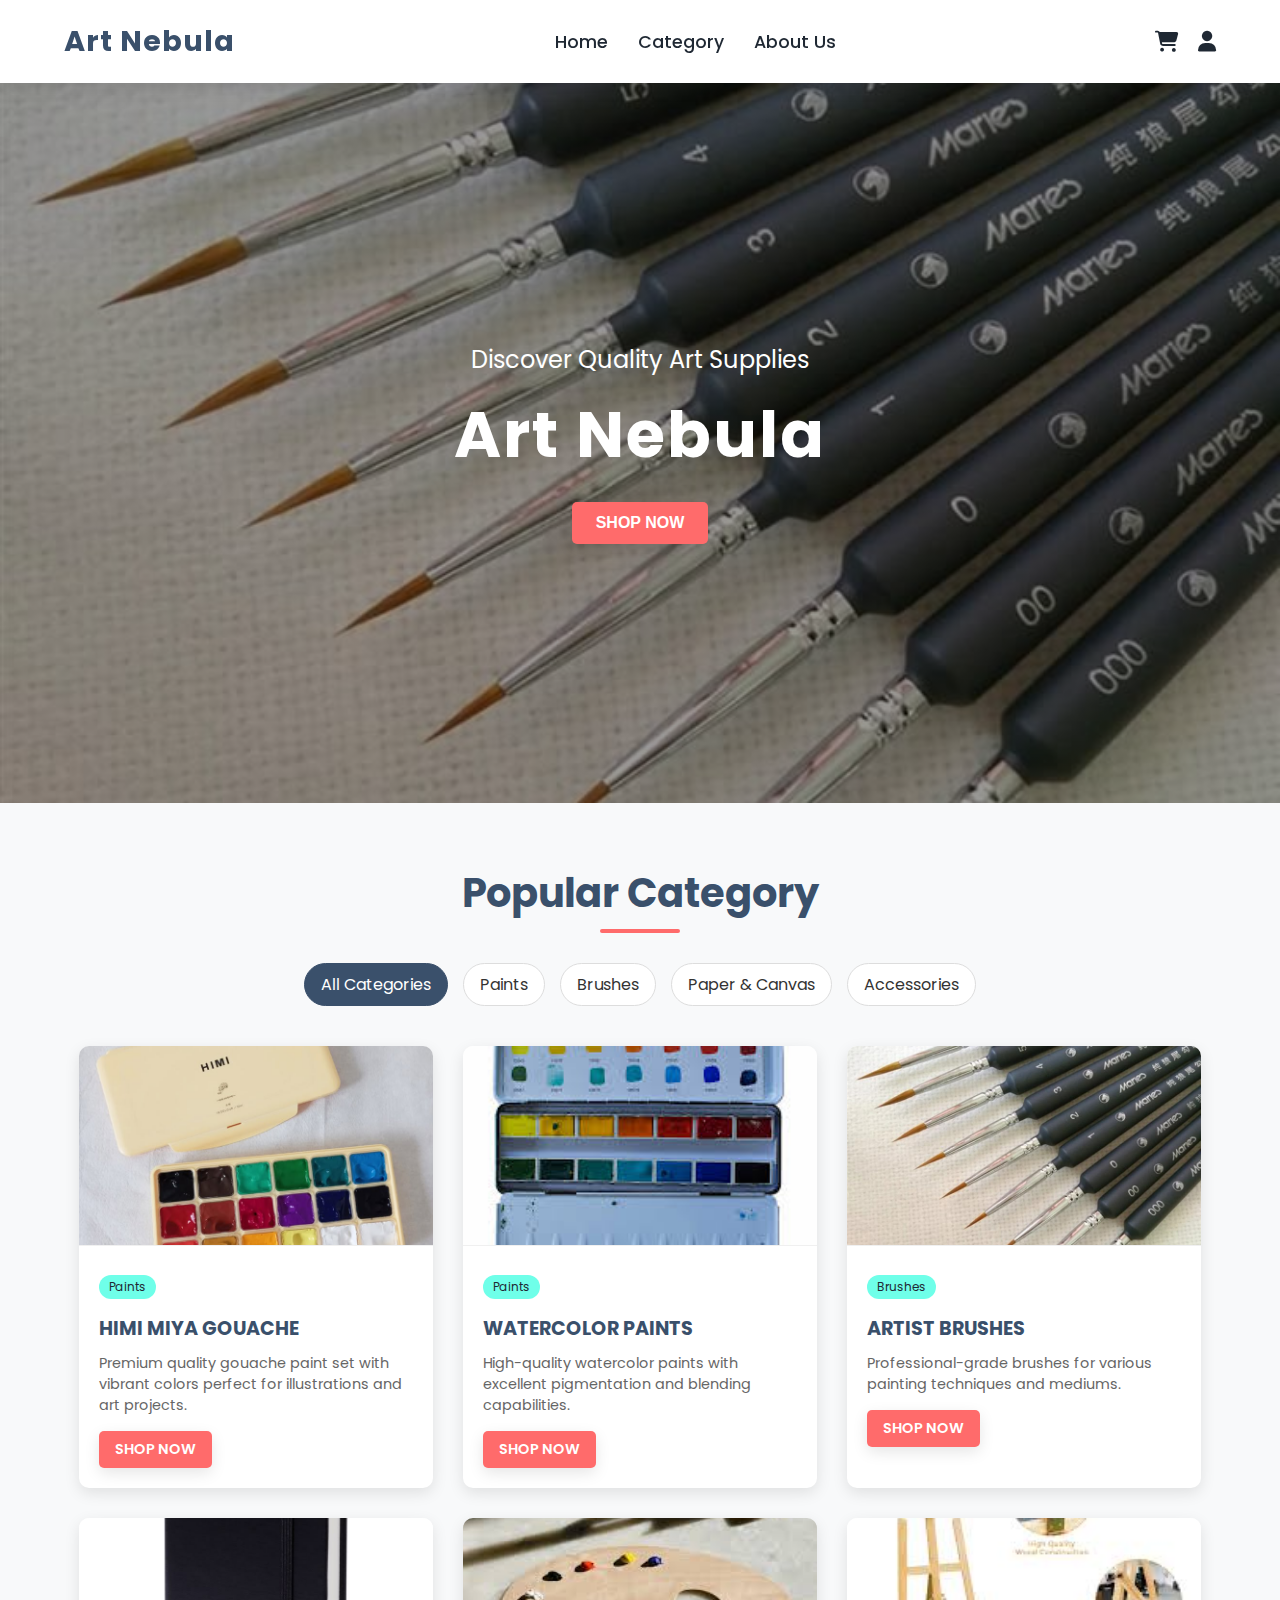
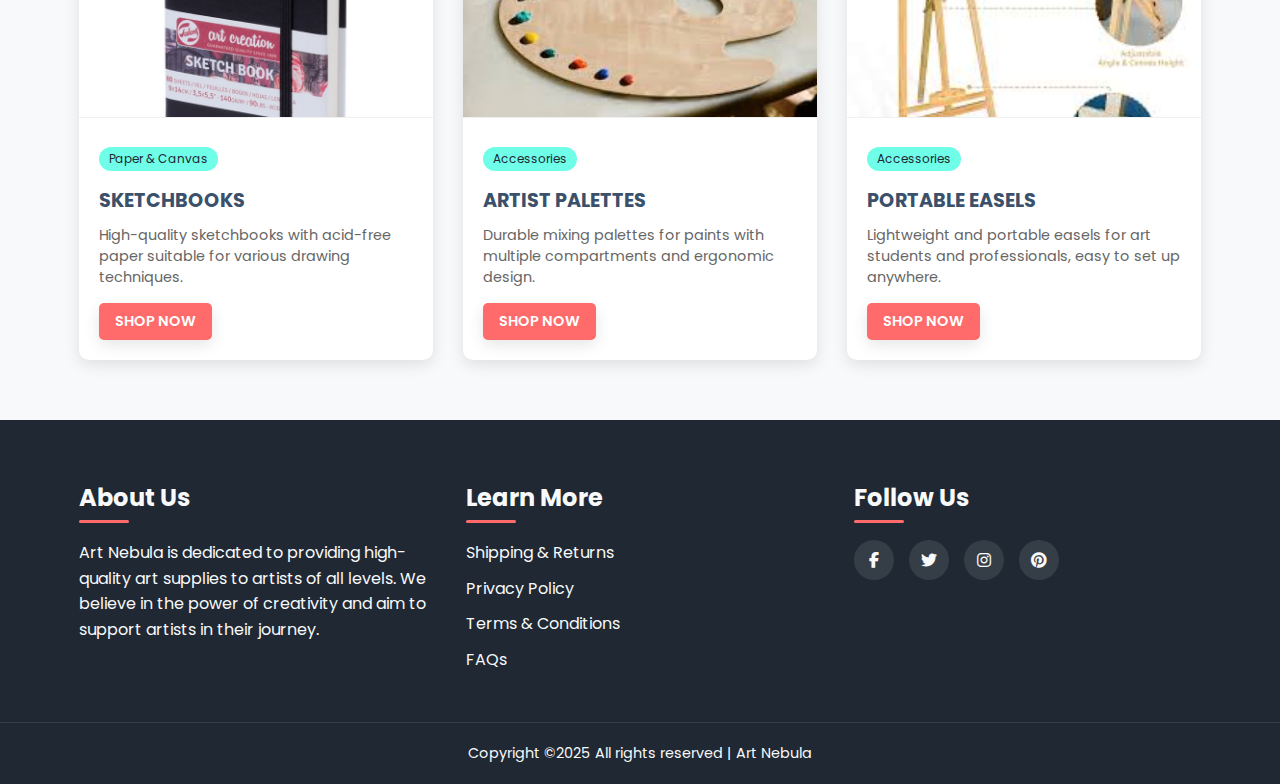
<file: index.html>
<!DOCTYPE html>
<html lang="en">
<head>
    <meta charset="UTF-8">
    <meta name="viewport" content="width=device-width, initial-scale=1.0">
    <title>Art Nebula - Art Supplies Store</title>
    <link rel="stylesheet" href="https://cdnjs.cloudflare.com/ajax/libs/font-awesome/6.4.0/css/all.min.css">
    <link href="https://fonts.googleapis.com/css2?family=Poppins:wght@300;400;500;600;700&display=swap" rel="stylesheet">
    <style>
        :root {
            --primary-color: #3a506b;
            --secondary-color: #ff6b6b;
            --accent-color: #6fffe9;
            --light-color: #f8f9fa;
            --dark-color: #1f2833;
            --text-color: #333;
            --text-light: #f8f9fa;
            --box-shadow: 0 5px 15px rgba(0, 0, 0, 0.1);
            --transition: all 0.3s ease;
        }

        * {
            margin: 0;
            padding: 0;
            box-sizing: border-box;
        }

        body {
            font-family: 'Poppins', sans-serif;
            color: var(--text-color);
            background-color: #f8f9fa;
            overflow-x: hidden;
        }

        a {
            text-decoration: none;
            color: inherit;
        }

        ul {
            list-style-type: none;
        }

        .container {
            width: 90%;
            max-width: 1200px;
            margin: 0 auto;
            padding: 0 15px;
        }

        .flex-row {
            display: flex;
            flex-wrap: wrap;
        }

        /* Navigation */
        .nav {
            background-color: white;
            box-shadow: var(--box-shadow);
            position: sticky;
            top: 0;
            z-index: 100;
        }

        .nav-menu {
            justify-content: space-between;
            align-items: center;
            padding: 20px 0;
            width: 90%;
            margin: 0 auto;
        }

        .nav-brand a {
            font-size: 1.8rem;
            font-weight: 700;
            color: var(--primary-color);
            letter-spacing: 1px;
        }

        .nav-items {
            display: flex;
            margin: 0;
        }

        .nav-link {
            padding: 0 15px;
        }

        .nav-link a {
            font-size: 1.1rem;
            font-weight: 500;
            color: var(--dark-color);
            transition: var(--transition);
        }

        .nav-link a:hover {
            color: var(--secondary-color);
        }

        .icons-items {
            display: flex;
            align-items: center;
            gap: 20px;
        }

        .icons-items a {
            font-size: 1.3rem;
            color: var(--dark-color);
            transition: var(--transition);
        }

        .icons-items a:hover {
            color: var(--secondary-color);
        }

        .toggle-collapse {
            display: none;
        }

        /* Site Title */
        .site-title {
            width: 100%;
            height: 80vh;
            position: relative;
            background-image: linear-gradient(rgba(0, 0, 0, 0.4), rgba(0, 0, 0, 0.4)), url('assets/paint.jpg');
            background-size: cover;
            background-position: center;
            display: flex;
            justify-content: center;
            align-items: center;
            text-align: center;
            color: white;
        }

        .site-background {
            padding: 20px;
            border-radius: 10px;    
            animation: fadeIn 1s ease-in;
        }

        @keyframes fadeIn {
            from { opacity: 0; transform: translateY(20px); }
            to { opacity: 1; transform: translateY(0); }
        }

        .site-background h3 {
            font-size: 1.5rem;
            margin-bottom: 10px;
            font-weight: 400;
        }

        .site-background h1 {
            font-size: 4rem;
            margin-bottom: 20px;
            letter-spacing: 2px;
        }

        .btn {
            display: inline-block;
            padding: 12px 24px;
            background-color: var(--secondary-color);
            color: white;
            border: none;
            border-radius: 5px;
            cursor: pointer;
            font-size: 1rem;
            font-weight: 600;
            text-transform: uppercase;
            transition: var(--transition);
            box-shadow: var(--box-shadow);
        }

        .btn:hover {
            background-color: var(--primary-color);
            transform: translateY(-3px);
        }

        /* Categories Section */
        .categories {
            padding: 60px 0;
        }

        .heading {
            text-align: center;
            position: relative;
            margin-bottom: 40px;
            font-size: 2.5rem;
            color: var(--primary-color);
        }

        .heading::after {
            content: '';
            position: absolute;
            bottom: -10px;
            left: 50%;
            transform: translateX(-50%);
            width: 80px;
            height: 4px;
            background-color: var(--secondary-color);
            border-radius: 2px;
        }

        .category-filters {
            display: flex;
            justify-content: center;
            flex-wrap: wrap;
            gap: 15px;
            margin-bottom: 40px;
        }

        .category-filter {
            padding: 8px 16px;
            background-color: white;
            border: 1px solid #ddd;
            border-radius: 30px;
            cursor: pointer;
            transition: var(--transition);
        }

        .category-filter:hover, .category-filter.active {
            background-color: var(--primary-color);
            color: white;
            border-color: var(--primary-color);
        }

        .box-container {
            display: grid;
            grid-template-columns: repeat(auto-fill, minmax(280px, 1fr));
            gap: 30px;
        }

        .box {
            background-color: white;
            border-radius: 10px;
            overflow: hidden;
            box-shadow: var(--box-shadow);
            transition: var(--transition);
        }

        .box:hover {
            transform: translateY(-10px);
            box-shadow: 0 10px 25px rgba(0, 0, 0, 0.15);
        }

        .box img {
            width: 100%;
            height: 200px;
            object-fit: cover;
            border-bottom: 1px solid #f0f0f0;
        }

        .box-content {
            padding: 20px;
        }

        .box h3 {
            font-size: 1.2rem;
            margin-bottom: 10px;
            color: var(--primary-color);
        }

        .box p {
            font-size: 0.9rem;
            margin-bottom: 15px;
            color: #666;
        }

        .box .category-tag {
            display: inline-block;
            padding: 3px 10px;
            background-color: var(--accent-color);
            color: var(--dark-color);
            border-radius: 20px;
            font-size: 0.75rem;
            margin-bottom: 15px;
        }

        .box .btn {
            padding: 8px 16px;
            font-size: 0.9rem;
        }

        /* Footer */
        .footer {
            background-color: var(--dark-color);
            color: var(--light-color);
            padding: 60px 0 20px;
        }

        .footer .container {
            display: grid;
            grid-template-columns: repeat(auto-fit, minmax(250px, 1fr));
            gap: 40px;
        }

        .footer h2 {
            position: relative;
            margin-bottom: 25px;
            font-size: 1.5rem;
        }

        .footer h2::after {
            content: '';
            position: absolute;
            bottom: -8px;
            left: 0;
            width: 50px;
            height: 3px;
            background-color: var(--secondary-color);
            border-radius: 2px;
        }

        .footer p {
            line-height: 1.6;
            margin-bottom: 10px;
        }

        .learn-more p {
            cursor: pointer;
            transition: var(--transition);
        }

        .learn-more p:hover {
            color: var(--secondary-color);
            transform: translateX(5px);
        }

        .follow {
            display: flex;
            flex-direction: column;
        }

        .follow .social-icons {
            display: flex;
            gap: 15px;
        }

        .follow a {
            display: inline-block;
            width: 40px;
            height: 40px;
            background-color: rgba(255, 255, 255, 0.1);
            border-radius: 50%;
            display: flex;
            justify-content: center;
            align-items: center;
            transition: var(--transition);
        }

        .follow a:hover {
            background-color: var(--secondary-color);
            transform: translateY(-5px);
        }

        .rights {
            margin-top: 40px;
            padding-top: 20px;
            border-top: 1px solid rgba(255, 255, 255, 0.1);
            justify-content: center;
            text-align: center;
        }

        .rights h4 {
            font-weight: 400;
            font-size: 0.9rem;
        }

        /* Responsive Design */
        @media (max-width: 991px) {
            .nav-menu {
                flex-direction: column;
                position: relative;
            }

            .toggle-collapse {
                display: block;
                position: absolute;
                top: 20px;
                right: 20px;
                cursor: pointer;
            }

            .toggle-collapse i {
                font-size: 1.5rem;
            }

            .collapse {
                height: 0;
                overflow: hidden;
                transition: var(--transition);
            }

            .collapse.show {
                height: auto;
            }

            .nav-items {
                flex-direction: column;
                text-align: center;
                padding: 20px 0;
                width: 100%;
            }

            .nav-link {
                padding: 10px 0;
            }

            .icons-items {
                margin: 20px 0;
                justify-content: center;
            }

            .site-background h1 {
                font-size: 3rem;
            }
        }

        @media (max-width: 768px) {
            .site-background h1 {
                font-size: 2.5rem;
            }
            
            .footer .container {
                grid-template-columns: 1fr;
            }
        }
    </style>
</head>
<body>
    <div class="nav">
        <div class="nav-menu flex-row">
            <div class="nav-brand">
                <a href="index.html">Art Nebula</a>
            </div>
            <div class="toggle-collapse">
                <div class="toggle-icons">
                    <i class="fas fa-bars"></i>
                </div>
            </div>
            <div class="collapse">
                <ul class="nav-items">
                    <li class="nav-link">
                        <a href="index.html">Home</a>
                    </li>
                    <li class="nav-link">
                        <a href="guest/guest_category.php">Category</a>
                    </li>
                    <li class="nav-link">
                        <a href="#about">About Us</a>
                    </li>
                </ul>
            </div>
            <div class="icons-items">
                <a href="login.php" title="Shopping Cart"><i class="fa-solid fa-cart-shopping"></i></a>
                <a href="login.php" title="User Account"><i class="fa-solid fa-user"></i></a>
            </div>
        </div>
    </div>

    <main>
        <section class="site-title">
            <div class="site-background">
                <h3>Discover Quality Art Supplies</h3>
                <h1>Art Nebula</h1>
                <button class="btn" onclick="location.href='guest/guest_category.php'">Shop now</button>
            </div>
        </section>

        <section class="categories" id="categories">
            <div class="container">
                <h1 class="heading">Popular Category</h1>
                
                <div class="category-filters">
                    <div class="category-filter active" data-filter="all">All Categories</div>
                    <div class="category-filter" data-filter="paint">Paints</div>
                    <div class="category-filter" data-filter="brush">Brushes</div>
                    <div class="category-filter" data-filter="paper">Paper & Canvas</div>
                    <div class="category-filter" data-filter="accessory">Accessories</div>
                </div>
                
                <div class="box-container">
                    <div class="box" data-category="paint">
                        <img src="assets/Himi.jpg" alt="Himi Gouache Paint Set">
                        <div class="box-content">
                            <span class="category-tag">Paints</span>
                            <h3>HIMI MIYA GOUACHE</h3>
                            <p>Premium quality gouache paint set with vibrant colors perfect for illustrations and art projects.</p>
                            <a href="guest/guest_category.php?id=1" class="btn">Shop now</a>
                        </div>
                    </div>
                    
                    <div class="box" data-category="paint">
                        <img src="assets/kremer watercolor.jpg" alt="Watercolor Paint Set">
                        <div class="box-content">
                            <span class="category-tag">Paints</span>
                            <h3>WATERCOLOR PAINTS</h3>
                            <p>High-quality watercolor paints with excellent pigmentation and blending capabilities.</p>
                            <a href="guest/guest_category.php?id=1" class="btn">Shop now</a>
                        </div>
                    </div>
                    
                    <div class="box" data-category="brush">
                        <img src="assets/paint.jpg" alt="Artist Brushes">
                        <div class="box-content">
                            <span class="category-tag">Brushes</span>
                            <h3>ARTIST BRUSHES</h3>
                            <p>Professional-grade brushes for various painting techniques and mediums.</p>
                            <a href="guest/guest_category.php?id=2" class="btn">Shop now</a>
                        </div>
                    </div>
                    
                    <div class="box" data-category="paper">
                        <img src="assets/sk.jpg" alt="Sketchbooks">
                        <div class="box-content">
                            <span class="category-tag">Paper & Canvas</span>
                            <h3>SKETCHBOOKS</h3>
                            <p>High-quality sketchbooks with acid-free paper suitable for various drawing techniques.</p>
                            <a href="guest/guest_category.php?id=3" class="btn">Shop now</a>
                        </div>
                    </div>
                    
                    <div class="box" data-category="accessory">
                        <img src="assets/images.jpg" alt="Art Palettes">
                        <div class="box-content">
                            <span class="category-tag">Accessories</span>
                            <h3>ARTIST PALETTES</h3>
                            <p>Durable mixing palettes for paints with multiple compartments and ergonomic design.</p>
                            <a href="guest/guest_category.php?id=4" class="btn">Shop now</a>
                        </div>
                    </div>
                    
                    <div class="box" data-category="accessory">
                        <img src="assets/easel.jpg" alt="Artist Easels">
                        <div class="box-content">
                            <span class="category-tag">Accessories</span>
                            <h3>PORTABLE EASELS</h3>
                            <p>Lightweight and portable easels for art students and professionals, easy to set up anywhere.</p>
                            <a href="guest/guest_category.php?id=4" class="btn">Shop now</a>
                        </div>
                    </div>
                </div>
            </div>
        </section>
    </main>

    <footer class="footer">
        <div class="container">
            <div class="about-us">
                <h2>About Us</h2>
                <p>Art Nebula is dedicated to providing high-quality art supplies to artists of all levels. We believe in the power of creativity and aim to support artists in their journey.</p>
            </div>
            
            <div class="learn-more">
                <h2>Learn More</h2>
                <p>Shipping & Returns</p>
                <p>Privacy Policy</p>
                <p>Terms & Conditions</p>
                <p>FAQs</p>
            </div>
            
            <div class="follow">
                <h2>Follow Us</h2>
                <div class="social-icons">
                    <a href="#"><i class="fab fa-facebook-f"></i></a>
                    <a href="#"><i class="fab fa-twitter"></i></a>
                    <a href="#"><i class="fab fa-instagram"></i></a>
                    <a href="#"><i class="fab fa-pinterest"></i></a>
                </div>
            </div>
        </div>
        
        <div class="rights flex-row">
            <h4>Copyright ©2025 All rights reserved | Art Nebula</h4>
        </div>
    </footer>

    <script>
        // Toggle navigation menu for mobile
        const toggleCollapse = document.querySelector('.toggle-collapse');
        const navCollapse = document.querySelector('.collapse');
        
        if (toggleCollapse) {
            toggleCollapse.addEventListener('click', function() {
                navCollapse.classList.toggle('show');
            });
        }
        
        // Category filter functionality
        const filterBtns = document.querySelectorAll('.category-filter');
        const boxes = document.querySelectorAll('.box');
        
        if (filterBtns.length > 0 && boxes.length > 0) {
            filterBtns.forEach(btn => {
                btn.addEventListener('click', function() {
                    // Remove active class from all buttons
                    filterBtns.forEach(btn => btn.classList.remove('active'));
                    // Add active class to current button
                    this.classList.add('active');
                    
                    const filter = this.getAttribute('data-filter');
                    
                    boxes.forEach(box => {
                        if (filter === 'all' || box.getAttribute('data-category') === filter) {
                            box.style.display = 'block';
                        } else {
                            box.style.display = 'none';
                        }
                    });
                });
            });
        }
    </script>
</body>
</html>
</file>
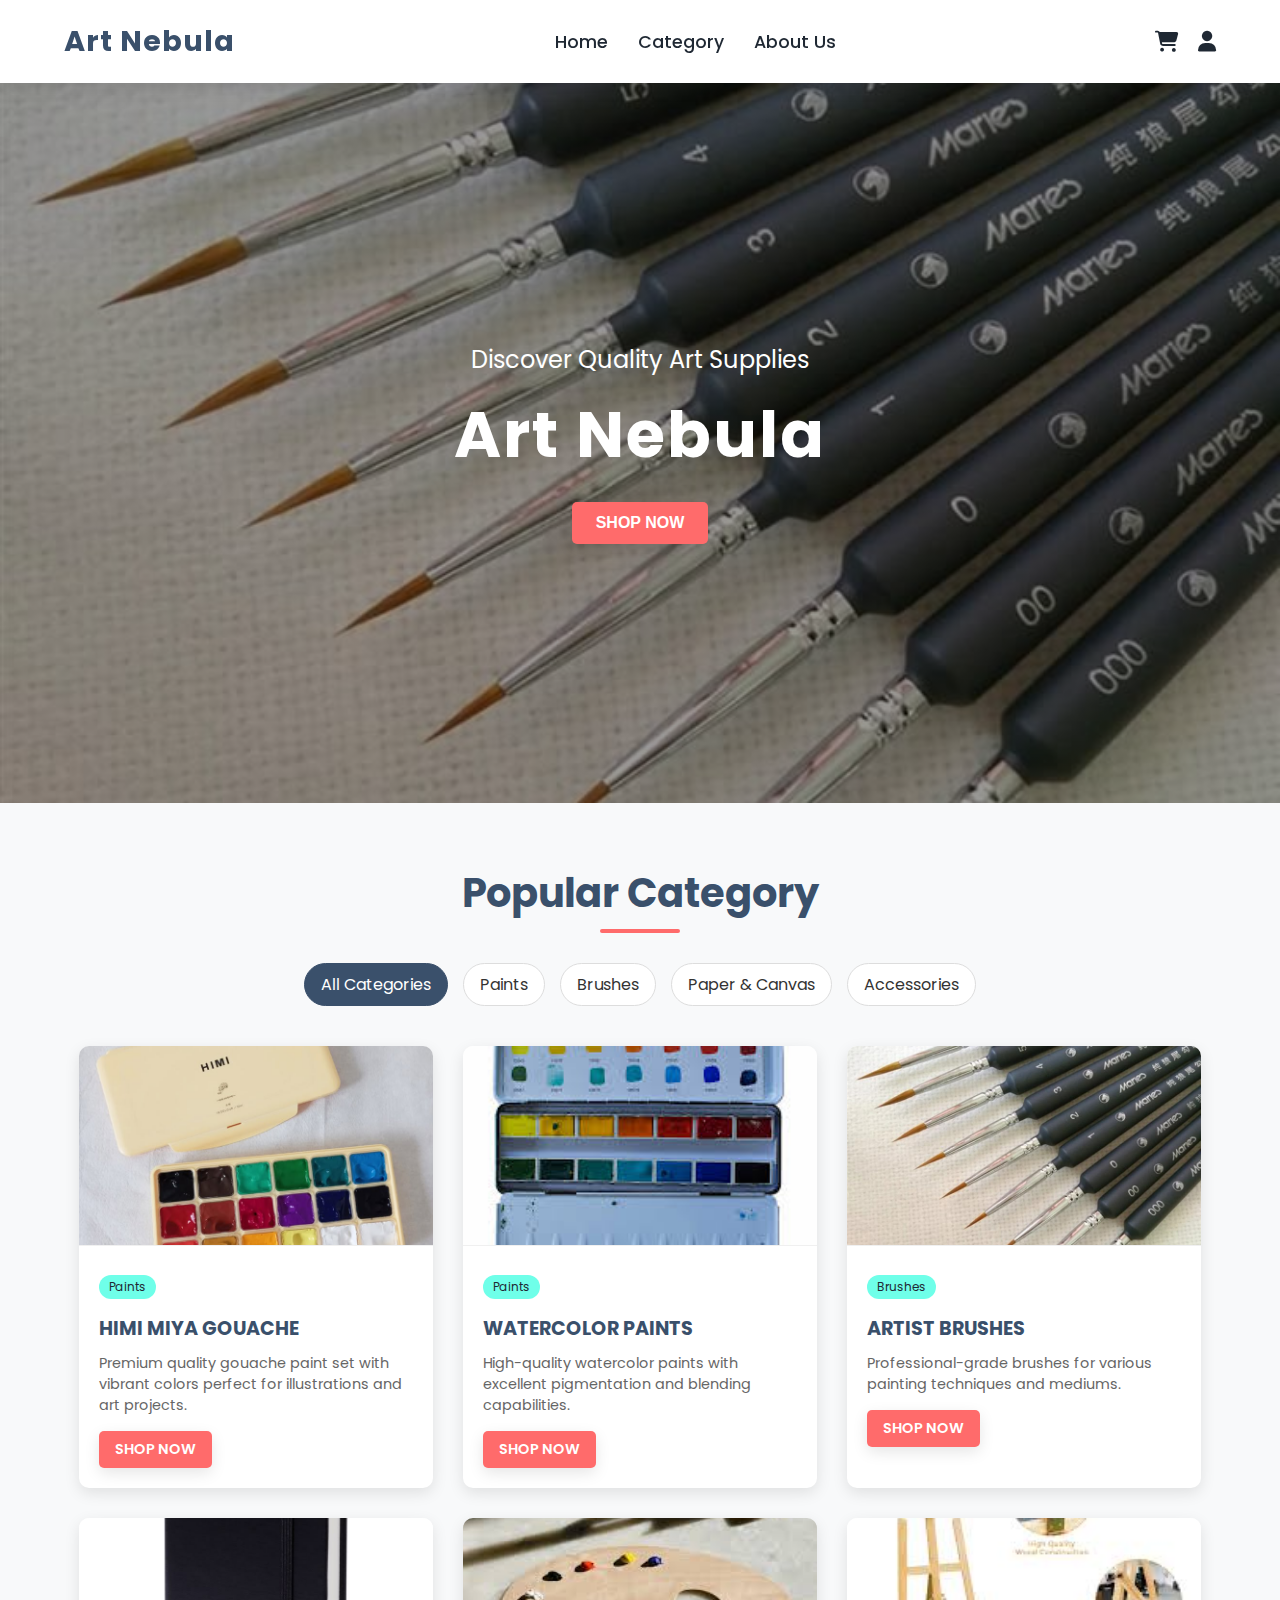
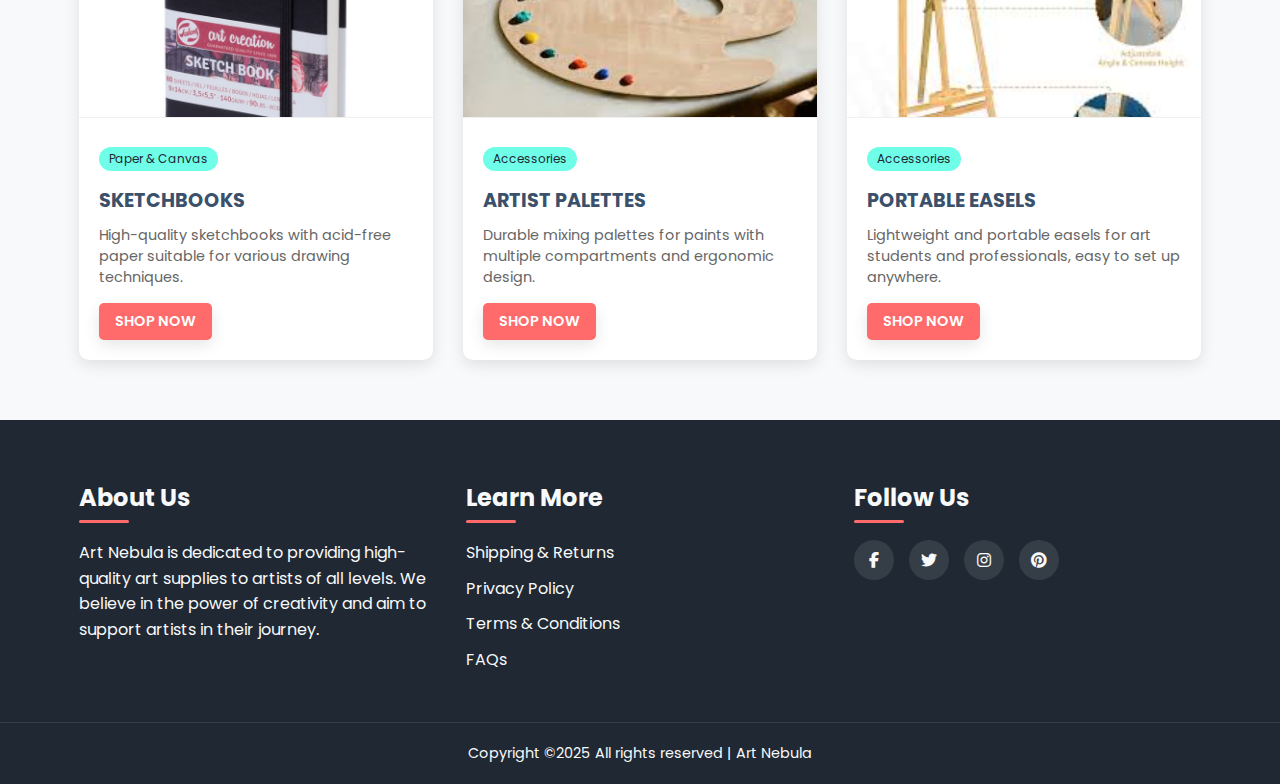
<file: index_customers.html>
<!DOCTYPE html>
<html lang="en">
<head>
    <meta charset="UTF-8">
    <meta name="viewport" content="width=device-width, initial-scale=1.0">
    <title>Art Nebula - Art Supplies Store</title>
    <link rel="stylesheet" href="https://cdnjs.cloudflare.com/ajax/libs/font-awesome/6.4.0/css/all.min.css">
    <link href="https://fonts.googleapis.com/css2?family=Poppins:wght@300;400;500;600;700&display=swap" rel="stylesheet">
    <style>
        :root {
            --primary-color: #3a506b;
            --secondary-color: #ff6b6b;
            --accent-color: #6fffe9;
            --light-color: #f8f9fa;
            --dark-color: #1f2833;
            --text-color: #333;
            --text-light: #f8f9fa;
            --box-shadow: 0 5px 15px rgba(0, 0, 0, 0.1);
            --transition: all 0.3s ease;
        }

        * {
            margin: 0;
            padding: 0;
            box-sizing: border-box;
        }

        body {
            font-family: 'Poppins', sans-serif;
            color: var(--text-color);
            background-color: #f8f9fa;
            overflow-x: hidden;
        }

        a {
            text-decoration: none;
            color: inherit;
        }

        ul {
            list-style-type: none;
        }

        .container {
            width: 90%;
            max-width: 1200px;
            margin: 0 auto;
            padding: 0 15px;
        }

        .flex-row {
            display: flex;
            flex-wrap: wrap;
        }

        /* Navigation */
        .nav {
            background-color: white;
            box-shadow: var(--box-shadow);
            position: sticky;
            top: 0;
            z-index: 100;
        }

        .nav-menu {
            justify-content: space-between;
            align-items: center;
            padding: 20px 0;
            width: 90%;
            margin: 0 auto;
        }

        .nav-brand a {
            font-size: 1.8rem;
            font-weight: 700;
            color: var(--primary-color);
            letter-spacing: 1px;
        }

        .nav-items {
            display: flex;
            margin: 0;
        }

        .nav-link {
            padding: 0 15px;
        }

        .nav-link a {
            font-size: 1.1rem;
            font-weight: 500;
            color: var(--dark-color);
            transition: var(--transition);
        }

        .nav-link a:hover {
            color: var(--secondary-color);
        }

        .icons-items {
            display: flex;
            align-items: center;
            gap: 20px;
        }

        .icons-items a {
            font-size: 1.3rem;
            color: var(--dark-color);
            transition: var(--transition);
        }

        .icons-items a:hover {
            color: var(--secondary-color);
        }

        .toggle-collapse {
            display: none;
        }

        /* Site Title */
        .site-title {
            width: 100%;
            height: 80vh;
            position: relative;
            background-image: linear-gradient(rgba(0, 0, 0, 0.4), rgba(0, 0, 0, 0.4)), url('assets/paint.jpg');
            background-size: cover;
            background-position: center;
            display: flex;
            justify-content: center;
            align-items: center;
            text-align: center;
            color: white;
        }

        .site-background {
            padding: 20px;
            border-radius: 10px;    
            animation: fadeIn 1s ease-in;
        }

        @keyframes fadeIn {
            from { opacity: 0; transform: translateY(20px); }
            to { opacity: 1; transform: translateY(0); }
        }

        .site-background h3 {
            font-size: 1.5rem;
            margin-bottom: 10px;
            font-weight: 400;
        }

        .site-background h1 {
            font-size: 4rem;
            margin-bottom: 20px;
            letter-spacing: 2px;
        }

        .btn {
            display: inline-block;
            padding: 12px 24px;
            background-color: var(--secondary-color);
            color: white;
            border: none;
            border-radius: 5px;
            cursor: pointer;
            font-size: 1rem;
            font-weight: 600;
            text-transform: uppercase;
            transition: var(--transition);
            box-shadow: var(--box-shadow);
        }

        .btn:hover {
            background-color: var(--primary-color);
            transform: translateY(-3px);
        }

        /* Categories Section */
        .categories {
            padding: 60px 0;
        }

        .heading {
            text-align: center;
            position: relative;
            margin-bottom: 40px;
            font-size: 2.5rem;
            color: var(--primary-color);
        }

        .heading::after {
            content: '';
            position: absolute;
            bottom: -10px;
            left: 50%;
            transform: translateX(-50%);
            width: 80px;
            height: 4px;
            background-color: var(--secondary-color);
            border-radius: 2px;
        }

        .category-filters {
            display: flex;
            justify-content: center;
            flex-wrap: wrap;
            gap: 15px;
            margin-bottom: 40px;
        }

        .category-filter {
            padding: 8px 16px;
            background-color: white;
            border: 1px solid #ddd;
            border-radius: 30px;
            cursor: pointer;
            transition: var(--transition);
        }

        .category-filter:hover, .category-filter.active {
            background-color: var(--primary-color);
            color: white;
            border-color: var(--primary-color);
        }

        .box-container {
            display: grid;
            grid-template-columns: repeat(auto-fill, minmax(280px, 1fr));
            gap: 30px;
        }

        .box {
            background-color: white;
            border-radius: 10px;
            overflow: hidden;
            box-shadow: var(--box-shadow);
            transition: var(--transition);
        }

        .box:hover {
            transform: translateY(-10px);
            box-shadow: 0 10px 25px rgba(0, 0, 0, 0.15);
        }

        .box img {
            width: 100%;
            height: 200px;
            object-fit: cover;
            border-bottom: 1px solid #f0f0f0;
        }

        .box-content {
            padding: 20px;
        }

        .box h3 {
            font-size: 1.2rem;
            margin-bottom: 10px;
            color: var(--primary-color);
        }

        .box p {
            font-size: 0.9rem;
            margin-bottom: 15px;
            color: #666;
        }

        .box .category-tag {
            display: inline-block;
            padding: 3px 10px;
            background-color: var(--accent-color);
            color: var(--dark-color);
            border-radius: 20px;
            font-size: 0.75rem;
            margin-bottom: 15px;
        }

        .box .btn {
            padding: 8px 16px;
            font-size: 0.9rem;
        }

        /* Footer */
        .footer {
            background-color: var(--dark-color);
            color: var(--light-color);
            padding: 60px 0 20px;
        }

        .footer .container {
            display: grid;
            grid-template-columns: repeat(auto-fit, minmax(250px, 1fr));
            gap: 40px;
        }

        .footer h2 {
            position: relative;
            margin-bottom: 25px;
            font-size: 1.5rem;
        }

        .footer h2::after {
            content: '';
            position: absolute;
            bottom: -8px;
            left: 0;
            width: 50px;
            height: 3px;
            background-color: var(--secondary-color);
            border-radius: 2px;
        }

        .footer p {
            line-height: 1.6;
            margin-bottom: 10px;
        }

        .learn-more p {
            cursor: pointer;
            transition: var(--transition);
        }

        .learn-more p:hover {
            color: var(--secondary-color);
            transform: translateX(5px);
        }

        .follow {
            display: flex;
            flex-direction: column;
        }

        .follow .social-icons {
            display: flex;
            gap: 15px;
        }

        .follow a {
            display: inline-block;
            width: 40px;
            height: 40px;
            background-color: rgba(255, 255, 255, 0.1);
            border-radius: 50%;
            display: flex;
            justify-content: center;
            align-items: center;
            transition: var(--transition);
        }

        .follow a:hover {
            background-color: var(--secondary-color);
            transform: translateY(-5px);
        }

        .rights {
            margin-top: 40px;
            padding-top: 20px;
            border-top: 1px solid rgba(255, 255, 255, 0.1);
            justify-content: center;
            text-align: center;
        }

        .rights h4 {
            font-weight: 400;
            font-size: 0.9rem;
        }

        /* Responsive Design */
        @media (max-width: 991px) {
            .nav-menu {
                flex-direction: column;
                position: relative;
            }

            .toggle-collapse {
                display: block;
                position: absolute;
                top: 20px;
                right: 20px;
                cursor: pointer;
            }

            .toggle-collapse i {
                font-size: 1.5rem;
            }

            .collapse {
                height: 0;
                overflow: hidden;
                transition: var(--transition);
            }

            .collapse.show {
                height: auto;
            }

            .nav-items {
                flex-direction: column;
                text-align: center;
                padding: 20px 0;
                width: 100%;
            }

            .nav-link {
                padding: 10px 0;
            }

            .icons-items {
                margin: 20px 0;
                justify-content: center;
            }

            .site-background h1 {
                font-size: 3rem;
            }
        }

        @media (max-width: 768px) {
            .site-background h1 {
                font-size: 2.5rem;
            }
            
            .footer .container {
                grid-template-columns: 1fr;
            }
        }
    </style>
</head>
<body>
    <div class="nav">
        <div class="nav-menu flex-row">
            <div class="nav-brand">
                <a href="index_customers.html">Art Nebula</a>
            </div>
            <div class="toggle-collapse">
                <div class="toggle-icons">
                    <i class="fas fa-bars"></i>
                </div>
            </div>
            <div class="collapse">
                <ul class="nav-items">
                    <li class="nav-link">
                        <a href="index_customers.html">Home</a>
                    </li>
                    <li class="nav-link">
                        <a href="category.php">Category</a>
                    </li>
                    <li class="nav-link">
                        <a href="#about">About Us</a>
                    </li>
                </ul>
            </div>
            <div class="icons-items">
                <a href="cart.php" title="Shopping Cart"><i class="fa-solid fa-cart-shopping"></i></a>
                <a href="profile.php" title="User Account"><i class="fa-solid fa-user"></i></a>
            </div>
        </div>
    </div>

    <main>
        <section class="site-title">
            <div class="site-background">
                <h3>Discover Quality Art Supplies</h3>
                <h1>Art Nebula</h1>
                <button class="btn" onclick="location.href='guest/guest_category.php'">Shop now</button>
            </div>
        </section>

        <section class="categories" id="categories">
            <div class="container">
                <h1 class="heading">Popular Category</h1>
                
                <div class="category-filters">
                    <div class="category-filter active" data-filter="all">All Categories</div>
                    <div class="category-filter" data-filter="paint">Paints</div>
                    <div class="category-filter" data-filter="brush">Brushes</div>
                    <div class="category-filter" data-filter="paper">Paper & Canvas</div>
                    <div class="category-filter" data-filter="accessory">Accessories</div>
                </div>
                
                <div class="box-container">
                    <div class="box" data-category="paint">
                        <img src="assets/Himi.jpg" alt="Himi Gouache Paint Set">
                        <div class="box-content">
                            <span class="category-tag">Paints</span>
                            <h3>HIMI MIYA GOUACHE</h3>
                            <p>Premium quality gouache paint set with vibrant colors perfect for illustrations and art projects.</p>
                            <a href="category.php?id=1" class="btn">Shop now</a>
                        </div>
                    </div>
                    
                    <div class="box" data-category="paint">
                        <img src="assets/kremer watercolor.jpg" alt="Watercolor Paint Set">
                        <div class="box-content">
                            <span class="category-tag">Paints</span>
                            <h3>WATERCOLOR PAINTS</h3>
                            <p>High-quality watercolor paints with excellent pigmentation and blending capabilities.</p>
                            <a href="category.php?id=1" class="btn">Shop now</a>
                        </div>
                    </div>
                    
                    <div class="box" data-category="brush">
                        <img src="assets/paint.jpg" alt="Artist Brushes">
                        <div class="box-content">
                            <span class="category-tag">Brushes</span>
                            <h3>ARTIST BRUSHES</h3>
                            <p>Professional-grade brushes for various painting techniques and mediums.</p>
                            <a href="category.php?id=2" class="btn">Shop now</a>
                        </div>
                    </div>
                    
                    <div class="box" data-category="paper">
                        <img src="assets/sk.jpg" alt="Sketchbooks">
                        <div class="box-content">
                            <span class="category-tag">Paper & Canvas</span>
                            <h3>SKETCHBOOKS</h3>
                            <p>High-quality sketchbooks with acid-free paper suitable for various drawing techniques.</p>
                            <a href="category.php?id=3" class="btn">Shop now</a>
                        </div>
                    </div>
                    
                    <div class="box" data-category="accessory">
                        <img src="assets/images.jpg" alt="Art Palettes">
                        <div class="box-content">
                            <span class="category-tag">Accessories</span>
                            <h3>ARTIST PALETTES</h3>
                            <p>Durable mixing palettes for paints with multiple compartments and ergonomic design.</p>
                            <a href="category.php?id=4" class="btn">Shop now</a>
                        </div>
                    </div>
                    
                    <div class="box" data-category="accessory">
                        <img src="assets/easel.jpg" alt="Artist Easels">
                        <div class="box-content">
                            <span class="category-tag">Accessories</span>
                            <h3>PORTABLE EASELS</h3>
                            <p>Lightweight and portable easels for art students and professionals, easy to set up anywhere.</p>
                            <a href="category.php?id=4" class="btn">Shop now</a>
                        </div>
                    </div>
                </div>
            </div>
        </section>
    </main>

    <footer class="footer">
        <div class="container">
            <div class="about-us">
                <h2>About Us</h2>
                <p>Art Nebula is dedicated to providing high-quality art supplies to artists of all levels. We believe in the power of creativity and aim to support artists in their journey.</p>
            </div>
            
            <div class="learn-more">
                <h2>Learn More</h2>
                <p>Shipping & Returns</p>
                <p>Privacy Policy</p>
                <p>Terms & Conditions</p>
                <p>FAQs</p>
            </div>
            
            <div class="follow">
                <h2>Follow Us</h2>
                <div class="social-icons">
                    <a href="#"><i class="fab fa-facebook-f"></i></a>
                    <a href="#"><i class="fab fa-twitter"></i></a>
                    <a href="#"><i class="fab fa-instagram"></i></a>
                    <a href="#"><i class="fab fa-pinterest"></i></a>
                </div>
            </div>
        </div>
        
        <div class="rights flex-row">
            <h4>Copyright ©2025 All rights reserved | Art Nebula</h4>
        </div>
    </footer>

    <script>
        // Toggle navigation menu for mobile
        const toggleCollapse = document.querySelector('.toggle-collapse');
        const navCollapse = document.querySelector('.collapse');
        
        if (toggleCollapse) {
            toggleCollapse.addEventListener('click', function() {
                navCollapse.classList.toggle('show');
            });
        }
        
        // Category filter functionality
        const filterBtns = document.querySelectorAll('.category-filter');
        const boxes = document.querySelectorAll('.box');
        
        if (filterBtns.length > 0 && boxes.length > 0) {
            filterBtns.forEach(btn => {
                btn.addEventListener('click', function() {
                    // Remove active class from all buttons
                    filterBtns.forEach(btn => btn.classList.remove('active'));
                    // Add active class to current button
                    this.classList.add('active');
                    
                    const filter = this.getAttribute('data-filter');
                    
                    boxes.forEach(box => {
                        if (filter === 'all' || box.getAttribute('data-category') === filter) {
                            box.style.display = 'block';
                        } else {
                            box.style.display = 'none';
                        }
                    });
                });
            });
        }
    </script>
</body>
</html>
</file>
